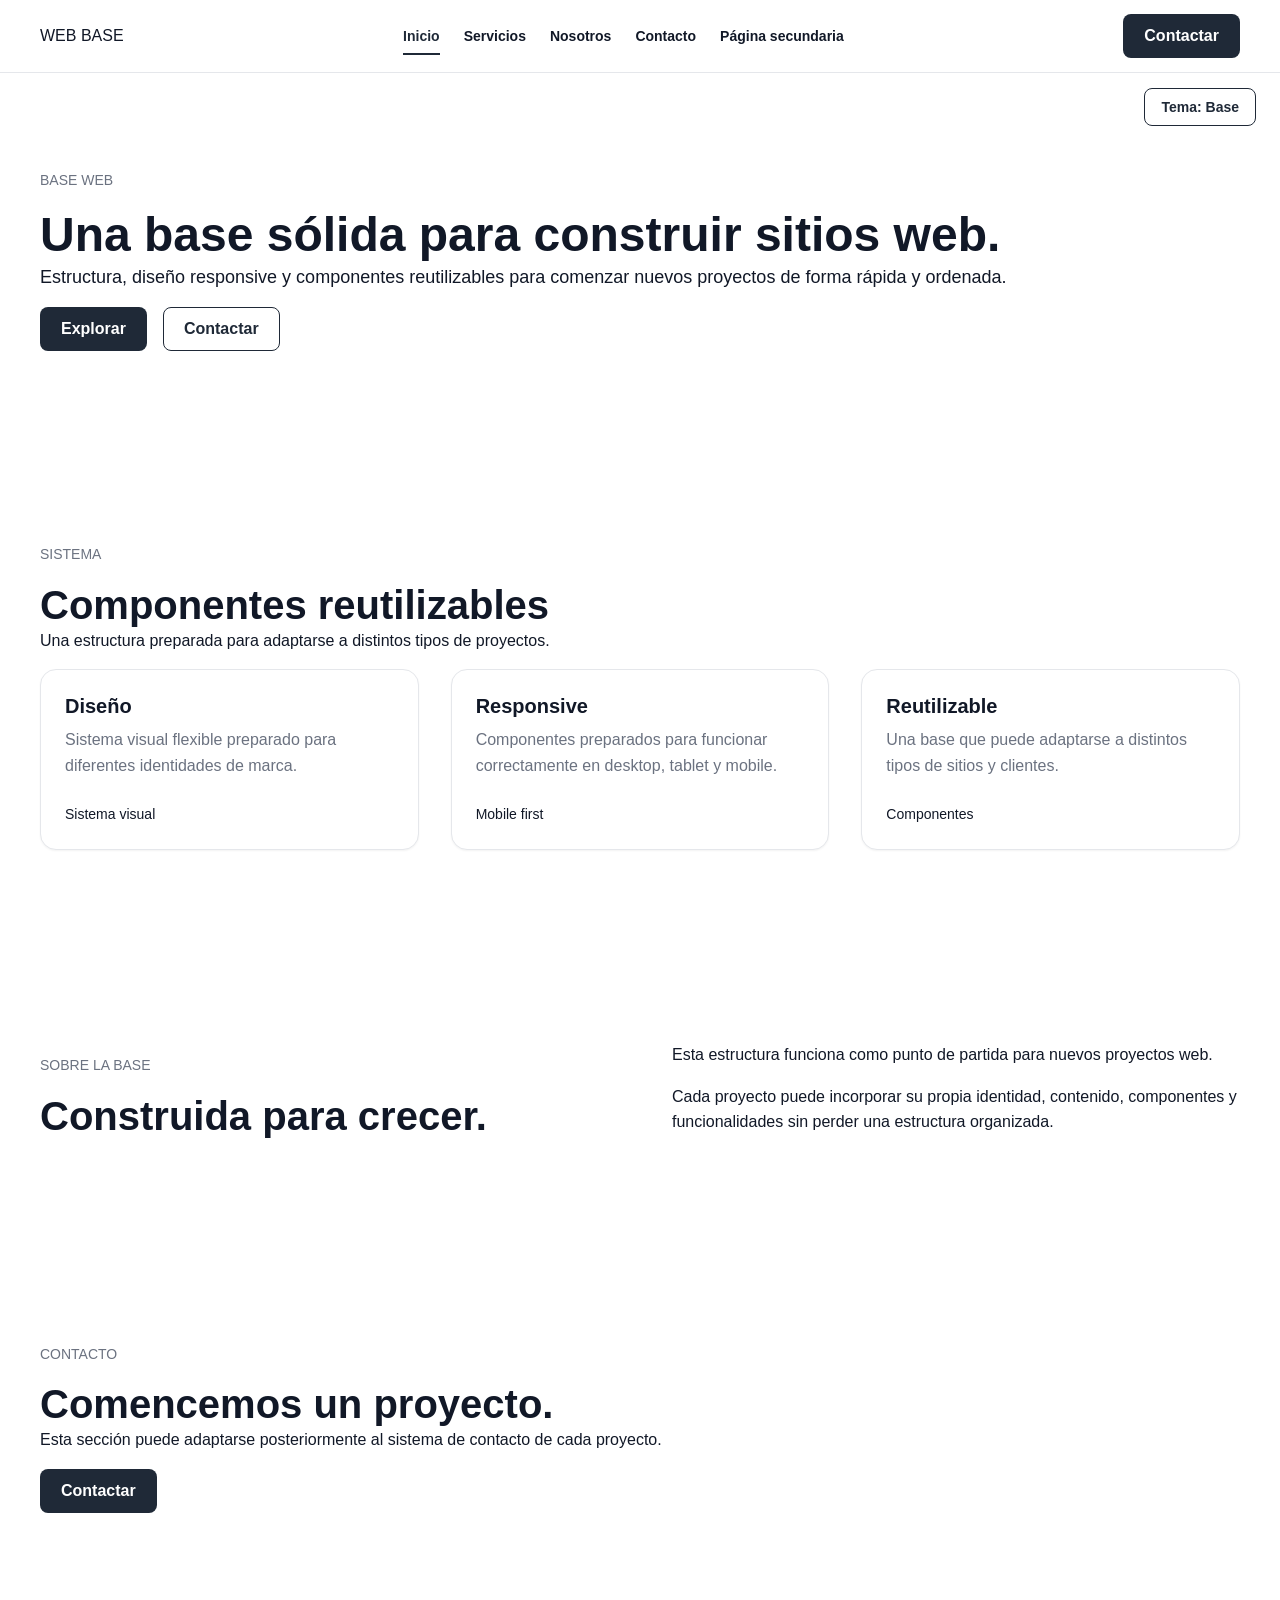
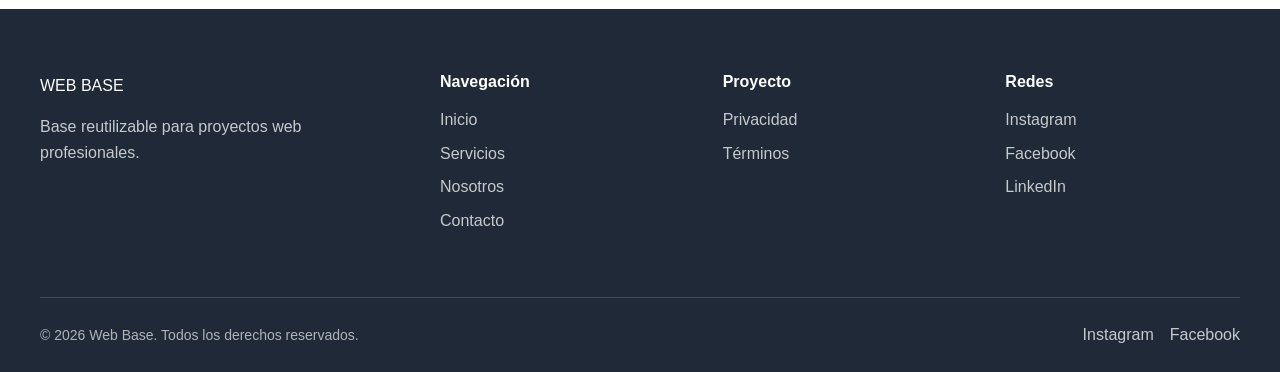
<file: index.html>
<!DOCTYPE html>
<html lang="es">
<head>
  <meta charset="UTF-8">

  <!-- DEMO — THEMING: aplica el theme guardado antes del primer paint -->
  <script>
    (function () {
      if (localStorage.getItem('theme') === 'alt') {
        document.documentElement.setAttribute('data-theme', 'alt');
      }
    })();
  </script>

  <meta
    name="viewport"
    content="width=device-width, initial-scale=1.0"
  >

  <!-- PLACEHOLDER: reemplazar por el título real del proyecto -->
  <title>[TÍTULO DEL PROYECTO] | [NOMBRE DEL CLIENTE]</title>

  <!-- PLACEHOLDER: reemplazar por la descripción real del proyecto -->
  <meta
    name="description"
    content="[Descripción breve del sitio, 150-160 caracteres aprox.]"
  >

  <meta name="robots" content="index, follow">

  <!-- PLACEHOLDER: reemplazar por la URL real del sitio -->
  <link rel="canonical" href="https://www.EJEMPLO-DOMINIO.com/">

  <link rel="icon" type="image/svg+xml" href="assets/icons/favicon.svg">

  <!-- Open Graph (PLACEHOLDER: completar con datos reales del proyecto) -->
  <meta property="og:type" content="website">
  <meta property="og:title" content="[TÍTULO DEL PROYECTO]">
  <meta property="og:description" content="[Descripción breve del sitio.]">
  <meta property="og:url" content="https://www.EJEMPLO-DOMINIO.com/">
  <meta property="og:image" content="[URL de la imagen para compartir, ej: assets/img/og-image.jpg]">
  <meta property="og:locale" content="es_ES">

  <!-- Twitter Card (PLACEHOLDER: completar con datos reales del proyecto) -->
  <meta name="twitter:card" content="summary_large_image">
  <meta name="twitter:title" content="[TÍTULO DEL PROYECTO]">
  <meta name="twitter:description" content="[Descripción breve del sitio.]">
  <meta name="twitter:image" content="[URL de la imagen para compartir, ej: assets/img/og-image.jpg]">

  <link rel="stylesheet" href="assets/css/style.css">
</head>

<body>

  <!--
    CONTENIDO DE DEMOSTRACIÓN
    Todo el texto, marca "WEB BASE" y secciones de este archivo son
    contenido de ejemplo para mostrar la estructura y los componentes
    de la plantilla. Al iniciar un proyecto real, reemplazar por el
    contenido, marca y copy definitivos del cliente.
  -->

  <!-- HEADER -->
  <header class="site-header">
    <div class="container header-container">

      <a href="/" class="header-logo" aria-label="Inicio">
        <span>WEB BASE</span>
      </a>

      <nav class="header-nav" aria-label="Navegación principal">
        <a href="#inicio" aria-current="page">Inicio</a>
        <a href="#servicios">Servicios</a>
        <a href="#nosotros">Nosotros</a>
        <a href="#contacto">Contacto</a>
        <a href="secondary-page.html">Página secundaria</a>
      </nav>

      <div class="header-actions">
        <a href="#contacto" class="btn btn-primary">
          Contactar
        </a>
      </div>

      <button
        class="mobile-menu-button"
        type="button"
        aria-label="Abrir menú"
        aria-expanded="false"
      >
        ☰
      </button>

    </div>
  </header>


  <!-- CONTENIDO PRINCIPAL -->
  <main>

    <!-- HERO -->
    <section id="inicio" class="section">
      <div class="container">

        <div class="max-width-lg">

          <p class="text-small text-muted">
            BASE WEB
          </p>

          <h1>
            Una base sólida para construir sitios web.
          </h1>

          <p class="text-lg">
            Estructura, diseño responsive y componentes reutilizables
            para comenzar nuevos proyectos de forma rápida y ordenada.
          </p>

          <div class="flex gap-md">
            <a href="#servicios" class="btn btn-primary">
              Explorar
            </a>

            <a href="#contacto" class="btn btn-outline">
              Contactar
            </a>
          </div>

        </div>

      </div>
    </section>


    <!-- SERVICIOS -->
    <section id="servicios" class="section">
      <div class="container">

        <div class="max-width-md">
          <p class="text-small text-muted">
            SISTEMA
          </p>

          <h2>
            Componentes reutilizables
          </h2>

          <p>
            Una estructura preparada para adaptarse a distintos tipos
            de proyectos.
          </p>
        </div>


        <div class="card-grid">

          <article class="card">

            <div class="card-content">

              <h3 class="card-title">
                Diseño
              </h3>

              <p class="card-description">
                Sistema visual flexible preparado para diferentes
                identidades de marca.
              </p>

              <div class="card-footer">
                <span class="text-small">
                  Sistema visual
                </span>
              </div>

            </div>

          </article>


          <article class="card">

            <div class="card-content">

              <h3 class="card-title">
                Responsive
              </h3>

              <p class="card-description">
                Componentes preparados para funcionar correctamente
                en desktop, tablet y mobile.
              </p>

              <div class="card-footer">
                <span class="text-small">
                  Mobile first
                </span>
              </div>

            </div>

          </article>


          <article class="card">

            <div class="card-content">

              <h3 class="card-title">
                Reutilizable
              </h3>

              <p class="card-description">
                Una base que puede adaptarse a distintos tipos de
                sitios y clientes.
              </p>

              <div class="card-footer">
                <span class="text-small">
                  Componentes
                </span>
              </div>

            </div>

          </article>

        </div>

      </div>
    </section>


    <!-- NOSOTROS -->
    <section id="nosotros" class="section">
      <div class="container">

        <div class="content-split">

          <div>
            <p class="text-small text-muted">
              SOBRE LA BASE
            </p>

            <h2>
              Construida para crecer.
            </h2>
          </div>

          <div>
            <p>
              Esta estructura funciona como punto de partida para
              nuevos proyectos web.
            </p>

            <p>
              Cada proyecto puede incorporar su propia identidad,
              contenido, componentes y funcionalidades sin perder
              una estructura organizada.
            </p>
          </div>

        </div>

      </div>
    </section>


    <!-- CONTACTO -->
    <section id="contacto" class="section">
      <div class="container">

        <div class="max-width-md">

          <p class="text-small text-muted">
            CONTACTO
          </p>

          <h2>
            Comencemos un proyecto.
          </h2>

          <p>
            Esta sección puede adaptarse posteriormente al sistema
            de contacto de cada proyecto.
          </p>

          <!-- PLACEHOLDER: reemplazar por el email real de contacto -->
          <a href="mailto:contacto@ejemplo.com" class="btn btn-primary">
            Contactar
          </a>

        </div>

      </div>
    </section>

  </main>


  <!-- FOOTER -->
  <footer class="site-footer">

    <div class="container">

      <div class="footer-container">

        <div class="footer-brand">

          <a href="/" class="footer-logo">
            WEB BASE
          </a>

          <p class="footer-description">
            Base reutilizable para proyectos web profesionales.
          </p>

        </div>


        <div class="footer-column">

          <h3 class="footer-title">
            Navegación
          </h3>

          <a href="#inicio">Inicio</a>
          <a href="#servicios">Servicios</a>
          <a href="#nosotros">Nosotros</a>
          <a href="#contacto">Contacto</a>

        </div>


        <div class="footer-column">

          <h3 class="footer-title">
            Proyecto
          </h3>

          <!-- PLACEHOLDER: reemplazar por las rutas reales -->
          <a href="#">Privacidad</a>
          <a href="#">Términos</a>

        </div>


        <div class="footer-column">

          <h3 class="footer-title">
            Redes
          </h3>

          <!-- PLACEHOLDER: reemplazar por las redes reales del cliente -->
          <a href="#">Instagram</a>
          <a href="#">Facebook</a>
          <a href="#">LinkedIn</a>

        </div>

      </div>


      <div class="footer-bottom">

        <!-- PLACEHOLDER: reemplazar nombre de cliente/proyecto -->
        <p class="footer-copyright">
          © 2026 Web Base. Todos los derechos reservados.
        </p>

        <!-- PLACEHOLDER: reemplazar por las redes reales del cliente -->
        <div class="footer-socials">
          <a href="#" aria-label="Instagram">Instagram</a>
          <a href="#" aria-label="Facebook">Facebook</a>
        </div>

      </div>

    </div>

  </footer>


  <!--
    DEMO — THEMING (Foundation)
    Control de demostración para alternar entre el theme base y el
    theme "alt" definido en assets/css/style.css. No es una
    funcionalidad de producto: sirve para validar que Web-Base puede
    cambiar de identidad visual sin reescribir componentes. Eliminar
    este botón al iniciar un proyecto real.
  -->
  <button
    type="button"
    class="btn btn-outline btn-sm theme-demo-toggle"
    aria-pressed="false"
  >
    Tema: Base
  </button>

  <script src="assets/js/main.js"></script>

</body>
</html>
</file>
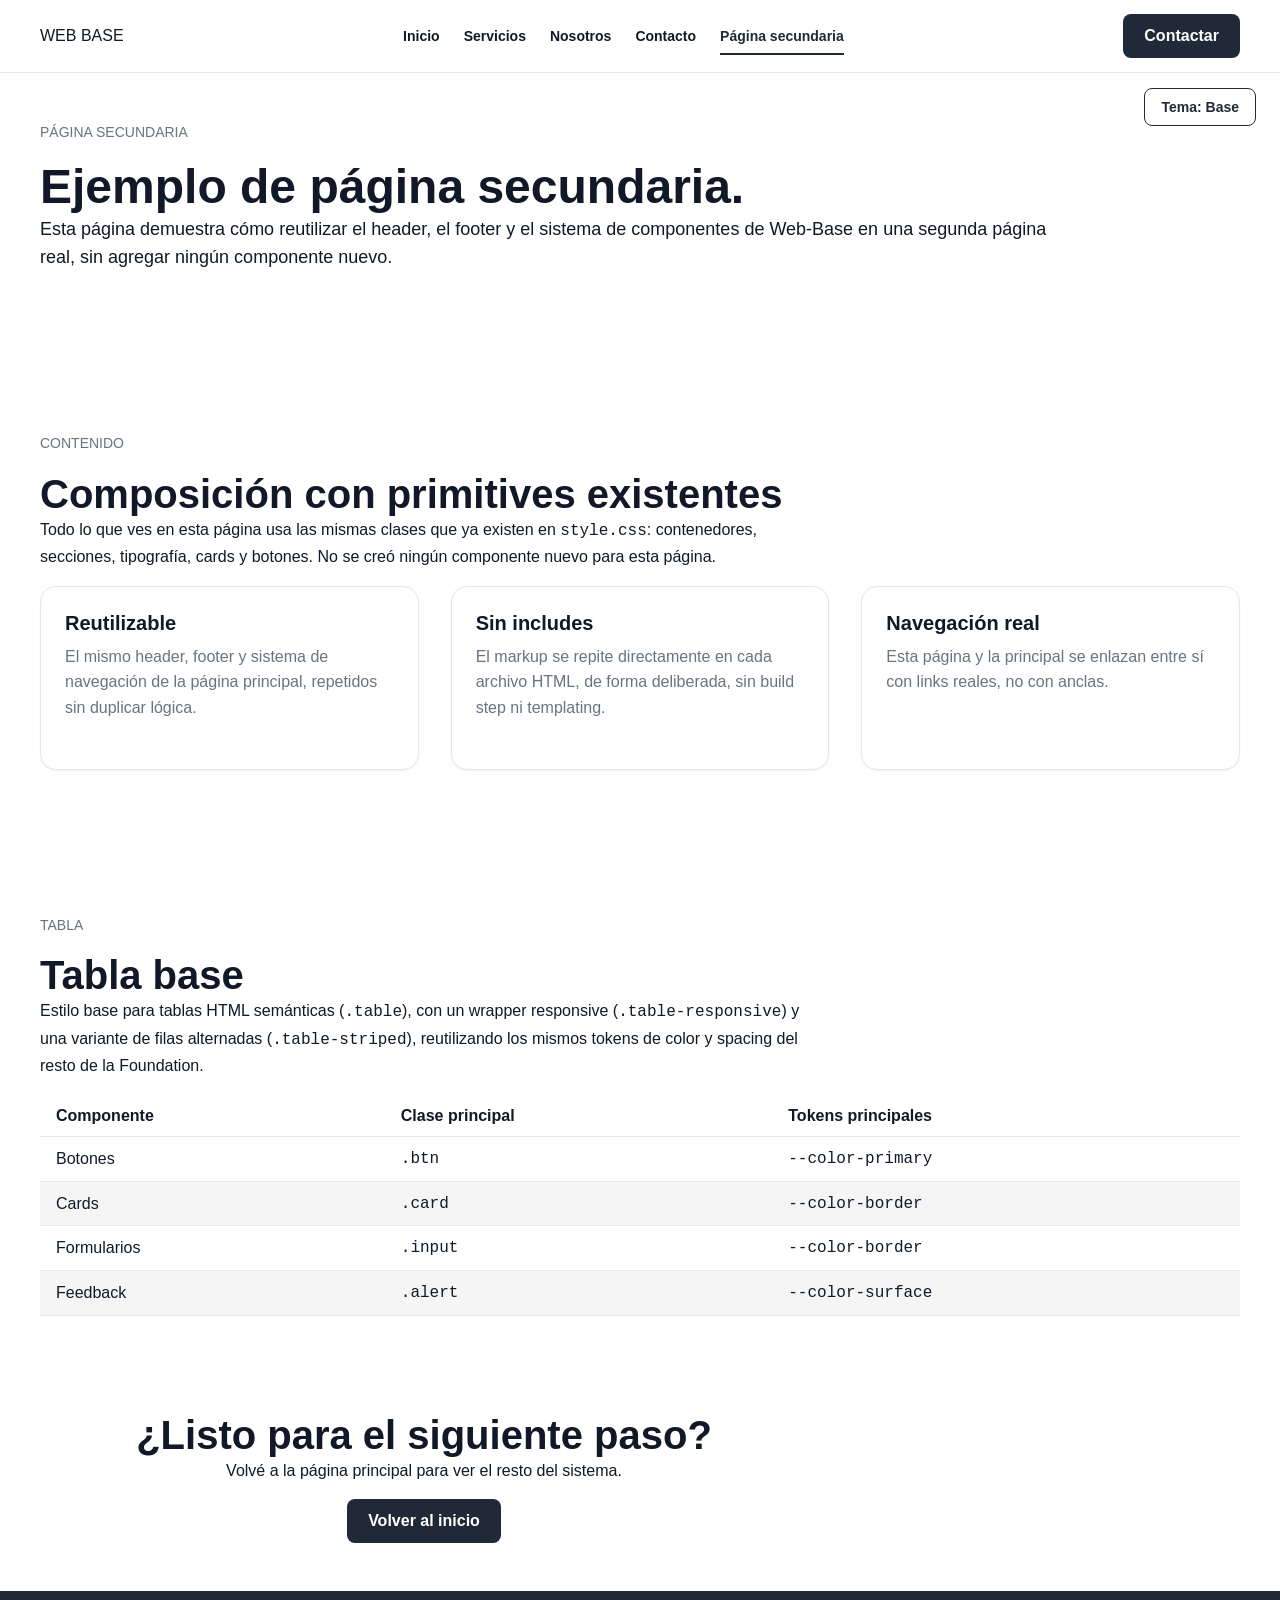
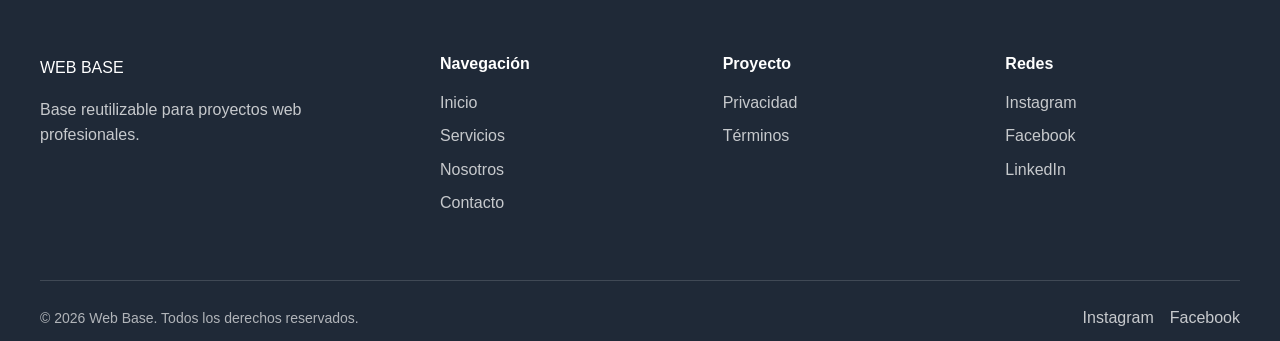
<file: secondary-page.html>
<!DOCTYPE html>
<html lang="es">
<head>
  <meta charset="UTF-8">

  <!-- DEMO — THEMING: aplica el theme guardado antes del primer paint -->
  <script>
    (function () {
      if (localStorage.getItem('theme') === 'alt') {
        document.documentElement.setAttribute('data-theme', 'alt');
      }
    })();
  </script>

  <meta
    name="viewport"
    content="width=device-width, initial-scale=1.0"
  >

  <!-- PLACEHOLDER: reemplazar por el título real de esta página -->
  <title>[TÍTULO DE LA PÁGINA] | [NOMBRE DEL CLIENTE]</title>

  <!-- PLACEHOLDER: reemplazar por la descripción real de esta página -->
  <meta
    name="description"
    content="[Descripción breve de esta página, 150-160 caracteres aprox.]"
  >

  <meta name="robots" content="index, follow">

  <!-- PLACEHOLDER: reemplazar por la URL real de esta página -->
  <link rel="canonical" href="https://www.EJEMPLO-DOMINIO.com/secondary-page.html">

  <link rel="icon" type="image/svg+xml" href="assets/icons/favicon.svg">

  <!-- Open Graph (PLACEHOLDER: completar con datos reales del proyecto) -->
  <meta property="og:type" content="website">
  <meta property="og:title" content="[TÍTULO DE LA PÁGINA]">
  <meta property="og:description" content="[Descripción breve de esta página.]">
  <meta property="og:url" content="https://www.EJEMPLO-DOMINIO.com/secondary-page.html">
  <meta property="og:image" content="[URL de la imagen para compartir, ej: assets/img/og-image.jpg]">
  <meta property="og:locale" content="es_ES">

  <!-- Twitter Card (PLACEHOLDER: completar con datos reales del proyecto) -->
  <meta name="twitter:card" content="summary_large_image">
  <meta name="twitter:title" content="[TÍTULO DE LA PÁGINA]">
  <meta name="twitter:description" content="[Descripción breve de esta página.]">
  <meta name="twitter:image" content="[URL de la imagen para compartir, ej: assets/img/og-image.jpg]">

  <link rel="stylesheet" href="assets/css/style.css">
</head>

<body>

  <!--
    CONTENIDO DE DEMOSTRACIÓN
    Esta página es la referencia estructural del "Secondary-page
    pattern" de Web-Base: demuestra cómo repetir header, footer y
    navegación en una segunda página real, sin sistema de includes,
    templating ni build step. Todo el texto es de ejemplo. Al iniciar
    un proyecto real, reemplazar por el contenido definitivo o
    eliminar esta página si no aplica.
  -->

  <!-- HEADER -->
  <header class="site-header">
    <div class="container header-container">

      <a href="/" class="header-logo" aria-label="Inicio">
        <span>WEB BASE</span>
      </a>

      <nav class="header-nav" aria-label="Navegación principal">
        <a href="index.html#inicio">Inicio</a>
        <a href="index.html#servicios">Servicios</a>
        <a href="index.html#nosotros">Nosotros</a>
        <a href="index.html#contacto">Contacto</a>
        <a href="secondary-page.html" aria-current="page">Página secundaria</a>
      </nav>

      <div class="header-actions">
        <a href="index.html#contacto" class="btn btn-primary">
          Contactar
        </a>
      </div>

      <button
        class="mobile-menu-button"
        type="button"
        aria-label="Abrir menú"
        aria-expanded="false"
      >
        ☰
      </button>

    </div>
  </header>


  <!-- CONTENIDO PRINCIPAL -->
  <main>

    <!-- PAGE HEADER -->
    <section class="section-sm">
      <div class="container">

        <div class="max-width-lg">

          <p class="text-small text-muted">
            PÁGINA SECUNDARIA
          </p>

          <h1>
            Ejemplo de página secundaria.
          </h1>

          <p class="text-lg">
            Esta página demuestra cómo reutilizar el header, el footer
            y el sistema de componentes de Web-Base en una segunda
            página real, sin agregar ningún componente nuevo.
          </p>

        </div>

      </div>
    </section>


    <!-- CONTENIDO -->
    <section class="section">
      <div class="container">

        <div class="max-width-md">
          <p class="text-small text-muted">
            CONTENIDO
          </p>

          <h2>
            Composición con primitives existentes
          </h2>

          <p>
            Todo lo que ves en esta página usa las mismas clases que
            ya existen en <code>style.css</code>: contenedores,
            secciones, tipografía, cards y botones. No se creó ningún
            componente nuevo para esta página.
          </p>
        </div>


        <div class="card-grid">

          <article class="card">

            <div class="card-content">

              <h3 class="card-title">
                Reutilizable
              </h3>

              <p class="card-description">
                El mismo header, footer y sistema de navegación de la
                página principal, repetidos sin duplicar lógica.
              </p>

            </div>

          </article>


          <article class="card">

            <div class="card-content">

              <h3 class="card-title">
                Sin includes
              </h3>

              <p class="card-description">
                El markup se repite directamente en cada archivo HTML,
                de forma deliberada, sin build step ni templating.
              </p>

            </div>

          </article>


          <article class="card">

            <div class="card-content">

              <h3 class="card-title">
                Navegación real
              </h3>

              <p class="card-description">
                Esta página y la principal se enlazan entre sí con
                links reales, no con anclas.
              </p>

            </div>

          </article>

        </div>

      </div>
    </section>


    <!-- TABLA -->
    <section class="section-sm">
      <div class="container">

        <div class="max-width-md">
          <p class="text-small text-muted">
            TABLA
          </p>

          <h2>
            Tabla base
          </h2>

          <p>
            Estilo base para tablas HTML semánticas (<code>.table</code>),
            con un wrapper responsive (<code>.table-responsive</code>) y
            una variante de filas alternadas (<code>.table-striped</code>),
            reutilizando los mismos tokens de color y spacing del resto
            de la Foundation.
          </p>
        </div>

        <div class="table-responsive">
          <table class="table table-striped">
            <thead>
              <tr>
                <th scope="col">Componente</th>
                <th scope="col">Clase principal</th>
                <th scope="col">Tokens principales</th>
              </tr>
            </thead>
            <tbody>
              <tr>
                <td>Botones</td>
                <td><code>.btn</code></td>
                <td><code>--color-primary</code></td>
              </tr>
              <tr>
                <td>Cards</td>
                <td><code>.card</code></td>
                <td><code>--color-border</code></td>
              </tr>
              <tr>
                <td>Formularios</td>
                <td><code>.input</code></td>
                <td><code>--color-border</code></td>
              </tr>
              <tr>
                <td>Feedback</td>
                <td><code>.alert</code></td>
                <td><code>--color-surface</code></td>
              </tr>
            </tbody>
          </table>
        </div>

      </div>
    </section>


    <!-- CTA -->
    <section class="section-sm">
      <div class="container">

        <div class="max-width-md text-center">

          <h2>
            ¿Listo para el siguiente paso?
          </h2>

          <p>
            Volvé a la página principal para ver el resto del sistema.
          </p>

          <a href="index.html" class="btn btn-primary">
            Volver al inicio
          </a>

        </div>

      </div>
    </section>

  </main>


  <!-- FOOTER -->
  <footer class="site-footer">

    <div class="container">

      <div class="footer-container">

        <div class="footer-brand">

          <a href="/" class="footer-logo">
            WEB BASE
          </a>

          <p class="footer-description">
            Base reutilizable para proyectos web profesionales.
          </p>

        </div>


        <div class="footer-column">

          <h3 class="footer-title">
            Navegación
          </h3>

          <a href="index.html#inicio">Inicio</a>
          <a href="index.html#servicios">Servicios</a>
          <a href="index.html#nosotros">Nosotros</a>
          <a href="index.html#contacto">Contacto</a>

        </div>


        <div class="footer-column">

          <h3 class="footer-title">
            Proyecto
          </h3>

          <!-- PLACEHOLDER: reemplazar por las rutas reales -->
          <a href="#">Privacidad</a>
          <a href="#">Términos</a>

        </div>


        <div class="footer-column">

          <h3 class="footer-title">
            Redes
          </h3>

          <!-- PLACEHOLDER: reemplazar por las redes reales del cliente -->
          <a href="#">Instagram</a>
          <a href="#">Facebook</a>
          <a href="#">LinkedIn</a>

        </div>

      </div>


      <div class="footer-bottom">

        <!-- PLACEHOLDER: reemplazar nombre de cliente/proyecto -->
        <p class="footer-copyright">
          © 2026 Web Base. Todos los derechos reservados.
        </p>

        <!-- PLACEHOLDER: reemplazar por las redes reales del cliente -->
        <div class="footer-socials">
          <a href="#" aria-label="Instagram">Instagram</a>
          <a href="#" aria-label="Facebook">Facebook</a>
        </div>

      </div>

    </div>

  </footer>


  <!--
    DEMO — THEMING (Foundation)
    Control de demostración para alternar entre el theme base y el
    theme "alt" definido en assets/css/style.css. No es una
    funcionalidad de producto: sirve para validar que Web-Base puede
    cambiar de identidad visual sin reescribir componentes. Eliminar
    este botón al iniciar un proyecto real.
  -->
  <button
    type="button"
    class="btn btn-outline btn-sm theme-demo-toggle"
    aria-pressed="false"
  >
    Tema: Base
  </button>

  <script src="assets/js/main.js"></script>

</body>
</html>
</file>
<file: assets/css/style.css>
/* =========================
   DIRECCIÓN VISUAL
   =========================
   Las decisiones de identidad visual aprobadas (paleta, tipografía)
   vienen de diseño/Figma y se implementan reemplazando los valores
   de las variables de este bloque — nunca agregando una guía de
   identidad visual dentro de Web-Base.
   ========================= */

:root {
  /* =========================
     COLORES
     ========================= */

  --color-primary: #1f2937;
  --color-secondary: #4b5563;
  --color-accent: #d97706;

  --color-background: #ffffff;
  --color-surface: #f5f5f5;

  --color-text: #111827;
  --color-text-muted: #6b7280;
  --color-border: #e5e7eb;

  --color-success: #16a34a;
  --color-warning: #d97706;
  --color-error: #dc2626;


  /* =========================
     TIPOGRAFÍA
     ========================= */

  --font-heading: Arial, sans-serif;
  --font-body: Arial, sans-serif;
  --font-small: Arial, sans-serif;

  --font-size-xs: 0.75rem;
  --font-size-sm: 0.875rem;
  --font-size-base: 1rem;
  --font-size-lg: 1.125rem;
  --font-size-xl: 1.25rem;
  --font-size-2xl: 1.5rem;
  --font-size-3xl: 2rem;
  --font-size-4xl: 2.5rem;
  --font-size-5xl: 3rem;


  /* =========================
     ESPACIADO
     ========================= */

  --space-xs: 0.25rem;
  --space-sm: 0.5rem;
  --space-md: 1rem;
  --space-lg: 1.5rem;
  --space-xl: 2rem;
  --space-2xl: 3rem;
  --space-3xl: 4rem;
  --space-4xl: 6rem;


  /* =========================
     CONTENEDORES
     ========================= */

  --container-sm: 640px;
  --container-md: 768px;
  --container-lg: 1024px;
  --container-xl: 1200px;
  --container-2xl: 1400px;


  /* =========================
     BORDES Y SOMBRAS
     ========================= */

  --radius-sm: 0.25rem;
  --radius-md: 0.5rem;
  --radius-lg: 1rem;
  --radius-xl: 1.5rem;
  --radius-full: 9999px;

  --shadow-sm: 0 1px 2px rgba(0, 0, 0, 0.05);
  --shadow-md: 0 4px 12px rgba(0, 0, 0, 0.08);
  --shadow-lg: 0 10px 30px rgba(0, 0, 0, 0.12);


  /* =========================
     TRANSICIONES
     ========================= */

  --transition-fast: 150ms ease;
  --transition-base: 250ms ease;
  --transition-slow: 400ms ease;


  /* =========================
     CAPAS
     ========================= */

  --z-sticky: 1100;
}

/* =========================
   THEME — VARIANTE ALTERNATIVA (demo)
   =========================
   Segunda identidad visual, activada con `data-theme="alt"` en
   <html>, que demuestra que Web-Base puede cambiar de tema
   redefiniendo únicamente tokens de color — sin tocar componentes,
   layout ni el resto de los tokens (spacing, radius, tipografía,
   shadows, transitions). Los tokens de estado (success/warning/error)
   no se redefinen a propósito: su significado se mantiene igual en
   cualquier theme.
   ========================= */

:root[data-theme="alt"] {
  --color-primary: #1f3a2e;
  --color-secondary: #5c3a21;
  --color-accent: #c2540f;

  --color-background: #fffdfa;
  --color-surface: #f8f6f1;

  --color-text: #231a12;
  --color-text-muted: #7a6a58;
  --color-border: #ddd0bc;
}

/* =========================
   RESET
   ========================= */

*,
*::before,
*::after {
  box-sizing: border-box;
  margin: 0;
  padding: 0;
}

html {
  scroll-behavior: smooth;
  scroll-padding-top: 80px;
}

body {
  min-height: 100vh;
  font-family: var(--font-body);
  font-size: var(--font-size-base);
  line-height: 1.6;
  color: var(--color-text);
  background: var(--color-background);
  -webkit-font-smoothing: antialiased;
  text-rendering: optimizeLegibility;
}

img,
picture,
svg,
video {
  display: block;
  max-width: 100%;
}

img {
  height: auto;
}

button,
input,
textarea,
select {
  font: inherit;
}

button {
  cursor: pointer;
}

a {
  color: inherit;
  text-decoration: none;
}

ul,
ol {
  list-style: none;
}


/* =========================
   CONTENEDOR
   ========================= */

.container {
  width: min(100% - 2rem, var(--container-xl));
  margin-inline: auto;
}


/* =========================
   SECCIONES
   ========================= */

.section {
  padding-block: var(--space-4xl);
}

.section-sm {
  padding-block: var(--space-2xl);
}

.section-lg {
  padding-block: 8rem;
}


/* =========================
   UTILIDADES
   ========================= */

.text-center {
  text-align: center;
}

.hidden {
  display: none !important;
}

.grid {
  display: grid;
}


/* =========================
   ACCESIBILIDAD
   ========================= */

:focus-visible {
  outline: 3px solid var(--color-accent);
  outline-offset: 3px;
}


/* =========================
   REDUCCIÓN DE MOVIMIENTO
   ========================= */

@media (prefers-reduced-motion: reduce) {
  html {
    scroll-behavior: auto;
  }

  *,
  *::before,
  *::after {
    animation-duration: 0.01ms !important;
    animation-iteration-count: 1 !important;
    transition-duration: 0.01ms !important;
  }
}
/* =========================
   TIPOGRAFÍA
   ========================= */

h1,
h2,
h3,
h4,
h5,
h6 {
  font-family: var(--font-heading);
  font-weight: 700;
  line-height: 1.15;
  color: var(--color-text);
}

h1 {
  font-size: clamp(2.5rem, 6vw, var(--font-size-5xl));
}

h2 {
  font-size: clamp(2rem, 4vw, var(--font-size-4xl));
}

h3 {
  font-size: clamp(1.5rem, 3vw, var(--font-size-3xl));
}

h4 {
  font-size: var(--font-size-2xl);
}

h5 {
  font-size: var(--font-size-xl);
}

h6 {
  font-size: var(--font-size-lg);
}

p {
  color: var(--color-text);
  margin-bottom: var(--space-md);
}

.text-muted {
  color: var(--color-text-muted);
}

.text-small {
  font-family: var(--font-small);
  font-size: var(--font-size-sm);
}

.text-xs {
  font-size: var(--font-size-xs);
}

.text-lg {
  font-size: var(--font-size-lg);
}

.text-xl {
  font-size: var(--font-size-xl);
}
/* =========================
   BOTONES
   ========================= */

.btn {
  display: inline-flex;
  align-items: center;
  justify-content: center;
  gap: var(--space-sm);

  min-height: 44px;
  padding: 0.75rem 1.25rem;

  border: 1px solid transparent;
  border-radius: var(--radius-md);

  font-family: var(--font-body);
  font-size: var(--font-size-base);
  font-weight: 600;
  line-height: 1;

  text-align: center;
  cursor: pointer;

  transition:
    background-color var(--transition-base),
    color var(--transition-base),
    border-color var(--transition-base),
    transform var(--transition-fast),
    box-shadow var(--transition-base);
}

.btn:hover {
  transform: translateY(-2px);
}

.btn:active {
  transform: translateY(0);
}


/* =========================
   BOTÓN PRIMARY
   ========================= */

.btn-primary {
  color: #ffffff;
  background-color: var(--color-primary);
}

.btn-primary:hover {
  background-color: var(--color-secondary);
}


/* =========================
   BOTÓN SECONDARY
   ========================= */

.btn-secondary {
  color: #ffffff;
  background-color: var(--color-secondary);
}

.btn-secondary:hover {
  background-color: var(--color-primary);
}


/* =========================
   BOTÓN OUTLINE
   ========================= */

.btn-outline {
  color: var(--color-primary);
  background-color: transparent;
  border-color: var(--color-primary);
}

.btn-outline:hover {
  color: #ffffff;
  background-color: var(--color-primary);
}


/* =========================
   BOTÓN GHOST
   ========================= */

.btn-ghost {
  color: var(--color-primary);
  background-color: transparent;
}

.btn-ghost:hover {
  background-color: var(--color-surface);
}


/* =========================
   TAMAÑOS
   ========================= */

.btn-sm {
  min-height: 38px;
  padding: 0.6rem 1rem;
  font-size: var(--font-size-sm);
}

.btn-lg {
  min-height: 52px;
  padding: 0.9rem 1.5rem;
  font-size: var(--font-size-lg);
}


/* =========================
   ESTADOS
   ========================= */

.btn:disabled,
.btn.disabled {
  opacity: 0.5;
  cursor: not-allowed;
  pointer-events: none;
}


/* =========================
   ENLACES
   ========================= */

.link {
  color: var(--color-primary);
  text-decoration: underline;
  text-decoration-thickness: 1px;
  text-underline-offset: 3px;

  transition:
    color var(--transition-fast),
    opacity var(--transition-fast);
}

.link:hover {
  color: var(--color-secondary);
}
/* =========================
   CARDS
   ========================= */

.card {
  display: flex;
  flex-direction: column;

  overflow: hidden;

  background-color: var(--color-background);
  border: 1px solid var(--color-border);
  border-radius: var(--radius-lg);

  box-shadow: var(--shadow-sm);

  transition:
    transform var(--transition-base),
    box-shadow var(--transition-base),
    border-color var(--transition-base);
}

.card:hover {
  transform: translateY(-4px);
  box-shadow: var(--shadow-md);
}


/* =========================
   IMAGEN DE CARD
   ========================= */

.card-image {
  position: relative;

  width: 100%;
  aspect-ratio: 16 / 10;

  overflow: hidden;
  background-color: var(--color-surface);
}

.card-image img {
  width: 100%;
  height: 100%;
  object-fit: cover;

  transition: transform var(--transition-slow);
}

.card:hover .card-image img {
  transform: scale(1.03);
}


/* =========================
   CONTENIDO
   ========================= */

.card-content {
  display: flex;
  flex-direction: column;
  flex: 1;

  padding: var(--space-lg);
}

.card-title {
  margin-bottom: var(--space-sm);

  font-size: var(--font-size-xl);
  line-height: 1.25;
}

.card-description {
  color: var(--color-text-muted);
  margin-bottom: var(--space-lg);
}

.card-footer {
  display: flex;
  align-items: center;
  justify-content: space-between;

  gap: var(--space-md);

  margin-top: auto;
}


/* =========================
   CARD DESTACADA
   ========================= */

.card-featured {
  border-color: var(--color-primary);
}

.card-featured .card-image {
  aspect-ratio: 16 / 9;
}


/* =========================
   CARD SIN IMAGEN
   ========================= */

.card-no-image .card-content {
  padding: var(--space-xl);
}


/* =========================
   GRILLA DE CARDS
   ========================= */

.card-grid {
  display: grid;
  grid-template-columns: repeat(3, minmax(0, 1fr));
  gap: var(--space-xl);
}


/* =========================
   RESPONSIVE
   ========================= */

@media (max-width: 900px) {
  .card-grid {
    grid-template-columns: repeat(2, minmax(0, 1fr));
  }
}

@media (max-width: 600px) {
  .card-grid {
    grid-template-columns: 1fr;
  }

  .card-content {
    padding: var(--space-md);
  }

  .card-footer {
    align-items: stretch;
    flex-direction: column;
  }

  .card-footer .btn {
    width: 100%;
  }
}
/* =========================
   SISTEMA DE IMÁGENES
   ========================= */

/* Imagen normal */

.img {
  display: block;
  width: 100%;
  height: auto;
}


/* Imagen que ocupa todo el contenedor */

.img-cover {
  display: block;
  width: 100%;
  height: 100%;
  object-fit: cover;
}


/* Imagen completa sin recorte */

.img-contain {
  display: block;
  width: 100%;
  height: 100%;
  object-fit: contain;
}


/* Imagen de fondo */

.image-bg {
  background-position: center;
  background-repeat: no-repeat;
  background-size: cover;
}


/* Imagen de fondo sin recorte */

.image-bg-contain {
  background-position: center;
  background-repeat: no-repeat;
  background-size: contain;
}


/* =========================
   CONTENEDORES DE IMAGEN
   ========================= */

.image-container {
  position: relative;
  width: 100%;
  overflow: hidden;
  background-color: var(--color-surface);
}


/* Proporciones */

.image-square {
  aspect-ratio: 1 / 1;
}

.image-landscape {
  aspect-ratio: 16 / 9;
}

.image-standard {
  aspect-ratio: 4 / 3;
}

.image-portrait {
  aspect-ratio: 3 / 4;
}

.image-wide {
  aspect-ratio: 21 / 9;
}


/* =========================
   IMAGEN CON ALTURA FIJA
   ========================= */

.image-fixed-sm {
  height: 240px;
}

.image-fixed-md {
  height: 360px;
}

.image-fixed-lg {
  height: 500px;
}


/* =========================
   POSICIÓN DE LA IMAGEN
   ========================= */

.img-position-center {
  object-position: center;
}

.img-position-top {
  object-position: center top;
}

.img-position-bottom {
  object-position: center bottom;
}

.img-position-left {
  object-position: left center;
}

.img-position-right {
  object-position: right center;
}


/* =========================
   OVERLAY
   ========================= */

.image-overlay {
  position: absolute;
  inset: 0;

  background: linear-gradient(
    to top,
    rgba(0, 0, 0, 0.6),
    rgba(0, 0, 0, 0)
  );

  pointer-events: none;
}


/* =========================
   CONTENIDO SOBRE IMAGEN
   ========================= */

.image-content {
  position: absolute;
  inset: 0;

  display: flex;
  flex-direction: column;
  justify-content: flex-end;

  padding: var(--space-xl);

  color: #ffffff;
}


/* =========================
   RESPONSIVE
   ========================= */

@media (max-width: 600px) {
  .image-fixed-sm {
    height: 200px;
  }

  .image-fixed-md {
    height: 280px;
  }

  .image-fixed-lg {
    height: 360px;
  }

  .image-content {
    padding: var(--space-md);
  }
}
/* =========================
   LAYOUTS
   ========================= */

/* Flex */

.flex {
  display: flex;
}

.flex-column {
  flex-direction: column;
}

.flex-wrap {
  flex-wrap: wrap;
}

.items-center {
  align-items: center;
}

.items-start {
  align-items: flex-start;
}

.items-end {
  align-items: flex-end;
}

.justify-center {
  justify-content: center;
}

.justify-between {
  justify-content: space-between;
}

.justify-start {
  justify-content: flex-start;
}

.justify-end {
  justify-content: flex-end;

}


/* =========================
   GAP
   ========================= */

.gap-xs {
  gap: var(--space-xs);
}

.gap-sm {
  gap: var(--space-sm);
}

.gap-md {
  gap: var(--space-md);
}

.gap-lg {
  gap: var(--space-lg);
}

.gap-xl {
  gap: var(--space-xl);
}

.gap-2xl {
  gap: var(--space-2xl);
}


/* =========================
   GRID
   ========================= */

.grid-1 {
  display: grid;
  grid-template-columns: 1fr;
  gap: var(--space-xl);
}

.grid-2 {
  display: grid;
  grid-template-columns: repeat(2, minmax(0, 1fr));
  gap: var(--space-xl);
}

.grid-3 {
  display: grid;
  grid-template-columns: repeat(3, minmax(0, 1fr));
  gap: var(--space-xl);
}

.grid-4 {
  display: grid;
  grid-template-columns: repeat(4, minmax(0, 1fr));
  gap: var(--space-xl);
}


/* =========================
   GRID AUTO
   ========================= */

.grid-auto {
  display: grid;
  grid-template-columns: repeat(
    auto-fit,
    minmax(250px, 1fr)
  );
  gap: var(--space-xl);
}


/* =========================
   COLUMNAS DE CONTENIDO
   ========================= */

.content-split {
  display: grid;
  grid-template-columns: repeat(2, minmax(0, 1fr));
  gap: var(--space-3xl);
  align-items: center;
}

.content-split-wide {
  display: grid;
  grid-template-columns: 1.2fr 0.8fr;
  gap: var(--space-3xl);
  align-items: center;
}

.content-split-reverse {
  display: grid;
  grid-template-columns: 0.8fr 1.2fr;
  gap: var(--space-3xl);
  align-items: center;
}


/* =========================
   ANCHOS
   ========================= */

.w-full {
  width: 100%;
}

.max-width-sm {
  max-width: var(--container-sm);
}

.max-width-md {
  max-width: var(--container-md);
}

.max-width-lg {
  max-width: var(--container-lg);
}

.max-width-xl {
  max-width: var(--container-xl);
}

.max-width-2xl {
  max-width: var(--container-2xl);
}


/* =========================
   CENTRADO
   ========================= */

.mx-auto {
  margin-inline: auto;
}


/* =========================
   RESPONSIVE
   ========================= */

@media (max-width: 900px) {
  .grid-4 {
    grid-template-columns: repeat(2, minmax(0, 1fr));
  }

  .content-split,
  .content-split-wide,
  .content-split-reverse {
    grid-template-columns: 1fr;
    gap: var(--space-xl);
  }
}

@media (max-width: 600px) {
  .grid-2,
  .grid-3,
  .grid-4 {
    grid-template-columns: 1fr;
  }

  .grid-auto {
    grid-template-columns: 1fr;
  }

  .gap-2xl {
    gap: var(--space-xl);
  }
}
/* =========================
   HEADER
   ========================= */

.site-header {
  position: relative;
  z-index: var(--z-sticky);

  width: 100%;

  background-color: var(--color-background);
  border-bottom: 1px solid var(--color-border);
}

.header-container {
  display: flex;
  align-items: center;
  justify-content: space-between;

  min-height: 72px;
}


/* =========================
   LOGO
   ========================= */

.header-logo {
  display: inline-flex;
  align-items: center;

  flex-shrink: 0;
}

.header-logo img {
  display: block;
  width: auto;
  max-height: 48px;
}


/* =========================
   NAVEGACIÓN
   ========================= */

.header-nav {
  display: flex;
  align-items: center;
  gap: var(--space-lg);
}

.header-nav a {
  position: relative;

  padding-block: var(--space-sm);

  font-size: var(--font-size-sm);
  font-weight: 600;

  color: var(--color-text);

  transition:
    color var(--transition-fast),
    opacity var(--transition-fast);
}

.header-nav a:hover {
  color: var(--color-primary);
}

.header-nav a[aria-current="page"] {
  color: var(--color-primary);
  font-weight: 700;
}

.header-nav a[aria-current="page"]::after {
  content: "";

  position: absolute;
  left: 0;
  right: 0;
  bottom: 0;

  height: 2px;
  background-color: var(--color-primary);
}


/* =========================
   CTA DEL HEADER
   ========================= */

.header-actions {
  display: flex;
  align-items: center;
  gap: var(--space-sm);
}


/* =========================
   MENÚ MOBILE
   ========================= */

.mobile-menu-button {
  display: none;

  width: 44px;
  height: 44px;

  align-items: center;
  justify-content: center;

  border: 1px solid var(--color-border);
  border-radius: var(--radius-md);

  color: var(--color-text);
  background-color: transparent;

  cursor: pointer;
}


/* =========================
   RESPONSIVE
   ========================= */

@media (max-width: 900px) {

  .header-nav,
  .header-actions {
    display: none;
  }

  .mobile-menu-button {
    display: inline-flex;
  }

  .header-nav.is-open {
    display: flex;
    flex-direction: column;

    position: absolute;
    top: 100%;
    left: 0;
    right: 0;

    padding: var(--space-md);
    gap: var(--space-md);

    background-color: var(--color-background);
    border-bottom: 1px solid var(--color-border);
  }

}
/* =========================
   FOOTER
   ========================= */

.site-footer {
  margin-top: auto;

  color: #ffffff;
  background-color: var(--color-primary);
}

.footer-container {
  display: grid;
  grid-template-columns: 1.5fr repeat(3, 1fr);
  gap: var(--space-2xl);

  padding-block: var(--space-3xl);
}


/* =========================
   FOOTER BRAND
   ========================= */

.footer-brand {
  max-width: 320px;
}

.footer-logo {
  display: inline-flex;
  margin-bottom: var(--space-md);
}

.footer-logo img {
  display: block;
  width: auto;
  max-height: 48px;
}

.footer-description {
  color: rgba(255, 255, 255, 0.75);
}


/* =========================
   FOOTER COLUMNAS
   ========================= */

.footer-column {
  display: flex;
  flex-direction: column;
  gap: var(--space-sm);
}

.footer-title {
  margin-bottom: var(--space-sm);

  font-size: var(--font-size-base);
  font-weight: 700;

  color: #ffffff;
}

.footer-column a {
  width: fit-content;

  color: rgba(255, 255, 255, 0.75);

  transition:
    color var(--transition-fast),
    opacity var(--transition-fast);
}

.footer-column a:hover {
  color: #ffffff;
}


/* =========================
   FOOTER BOTTOM
   ========================= */

.footer-bottom {
  display: flex;
  align-items: center;
  justify-content: space-between;

  gap: var(--space-md);

  padding-block: var(--space-lg);

  border-top: 1px solid rgba(255, 255, 255, 0.15);
}

.footer-copyright {
  margin: 0;

  font-size: var(--font-size-sm);
  color: rgba(255, 255, 255, 0.65);
}

.footer-socials {
  display: flex;
  align-items: center;
  gap: var(--space-md);
}

.footer-socials a {
  color: rgba(255, 255, 255, 0.75);

  transition:
    color var(--transition-fast),
    transform var(--transition-fast);
}

.footer-socials a:hover {
  color: #ffffff;
  transform: translateY(-2px);
}


/* =========================
   RESPONSIVE
   ========================= */

@media (max-width: 900px) {
  .footer-container {
    grid-template-columns: repeat(2, 1fr);
  }

  .footer-brand {
    grid-column: 1 / -1;
  }
}

@media (max-width: 600px) {
  .footer-container {
    grid-template-columns: 1fr;
    gap: var(--space-xl);
  }

  .footer-brand {
    grid-column: auto;
  }

  .footer-bottom {
    align-items: flex-start;
    flex-direction: column;
  }
}
/* =========================
   FORMULARIOS
   ========================= */

.form-group {
  display: flex;
  flex-direction: column;
  gap: var(--space-xs);

  margin-bottom: var(--space-lg);
}

.form-label {
  font-size: var(--font-size-sm);
  font-weight: 600;

  color: var(--color-text);
}

.required-mark {
  color: var(--color-error);
}


/* =========================
   CONTROLES (input / textarea / select)
   ========================= */

.input {
  display: block;
  width: 100%;
  min-height: 44px;

  padding: 0.6rem 0.9rem;

  border: 1px solid var(--color-border);
  border-radius: var(--radius-md);

  font-family: var(--font-body);
  font-size: var(--font-size-base);
  color: var(--color-text);
  background-color: var(--color-background);

  transition: border-color var(--transition-fast);
}

.input::placeholder {
  color: var(--color-text-muted);
}

.input:disabled {
  opacity: 0.5;
  cursor: not-allowed;
  background-color: var(--color-surface);
}

textarea.input {
  min-height: 120px;
  resize: vertical;
}


/* =========================
   AYUDA / ERROR / ÉXITO
   ========================= */

.form-help {
  font-size: var(--font-size-sm);
  color: var(--color-text-muted);
}

.form-error {
  font-size: var(--font-size-sm);
  color: var(--color-error);
}

.form-success {
  font-size: var(--font-size-sm);
  color: var(--color-success);
}

.form-group.has-error .input {
  border-color: var(--color-error);
}


/* =========================
   CHECKBOX / RADIO
   ========================= */

.form-check {
  display: flex;
  align-items: center;
  gap: var(--space-sm);
}

.form-check input[type="checkbox"],
.form-check input[type="radio"] {
  width: 18px;
  height: 18px;
  flex-shrink: 0;
}

.form-check-group {
  display: flex;
  flex-direction: column;
  gap: var(--space-sm);
}

fieldset {
  border: none;
  padding: 0;
  margin: 0;
}

legend {
  padding: 0;
  margin-bottom: var(--space-sm);

  font-size: var(--font-size-sm);
  font-weight: 600;

  color: var(--color-text);
}


/* =========================
   BOTÓN — ESTADO LOADING
   ========================= */

.btn.is-loading {
  position: relative;
  color: transparent;
  pointer-events: none;
}

.btn.is-loading::after {
  content: "";

  position: absolute;
  top: 50%;
  left: 50%;

  width: 18px;
  height: 18px;
  margin-top: -9px;
  margin-left: -9px;

  border: 2px solid currentColor;
  border-top-color: transparent;
  border-radius: var(--radius-full);

  color: #ffffff;

  animation: btn-spin 0.6s linear infinite;
}

.btn-outline.is-loading::after,
.btn-ghost.is-loading::after {
  color: var(--color-primary);
}

@keyframes btn-spin {
  to {
    transform: rotate(360deg);
  }
}


/* =========================
   RESPONSIVE
   ========================= */

@media (max-width: 600px) {
  .form-group {
    margin-bottom: var(--space-md);
  }
}
/* =========================
   FEEDBACK
   ========================= */

.alert {
  padding: var(--space-md) var(--space-lg);

  border: 1px solid var(--color-border);
  border-left: 4px solid var(--color-border);
  border-radius: var(--radius-md);

  color: var(--color-text);
  background-color: var(--color-surface);
}

.alert p {
  margin-bottom: 0;
}


/* =========================
   VARIANTES
   ========================= */

.alert-info {
  border-left-color: var(--color-primary);
}

.alert-error {
  border-left-color: var(--color-error);
}

.alert-success {
  border-left-color: var(--color-success);
}
/* =========================
   TABLA
   ========================= */

.table {
  width: 100%;
  border-collapse: collapse;

  text-align: left;
}

.table th,
.table td {
  padding: var(--space-sm) var(--space-md);

  border-bottom: 1px solid var(--color-border);
}

.table th {
  font-weight: 700;
}


/* =========================
   CONTENEDOR RESPONSIVE
   ========================= */

.table-responsive {
  width: 100%;
  overflow-x: auto;
}


/* =========================
   VARIANTE — FILAS ALTERNADAS
   ========================= */

.table-striped tbody tr:nth-child(even) {
  background-color: var(--color-surface);
}
/* =========================
   DEMO — SELECTOR DE THEME
   =========================
   Control exclusivo para demostrar el sistema de Theming de la
   Foundation. No es un componente de producto: eliminar junto con
   el botón en el HTML al iniciar un proyecto real.
   ========================= */

.theme-demo-toggle {
  position: fixed;
  /* Debajo del header (min-height: 72px, ver .header-container) en vez
     de bottom-right: evita tapar contenido real como los links del
     footer, que sí puede quedar bajo un botón fixed en páginas cortas. */
  top: calc(72px + var(--space-md));
  right: var(--space-lg);
  z-index: var(--z-sticky);

  background-color: var(--color-background);
}

@media (max-width: 600px) {
  .theme-demo-toggle {
    right: var(--space-md);
  }
}
</file>
